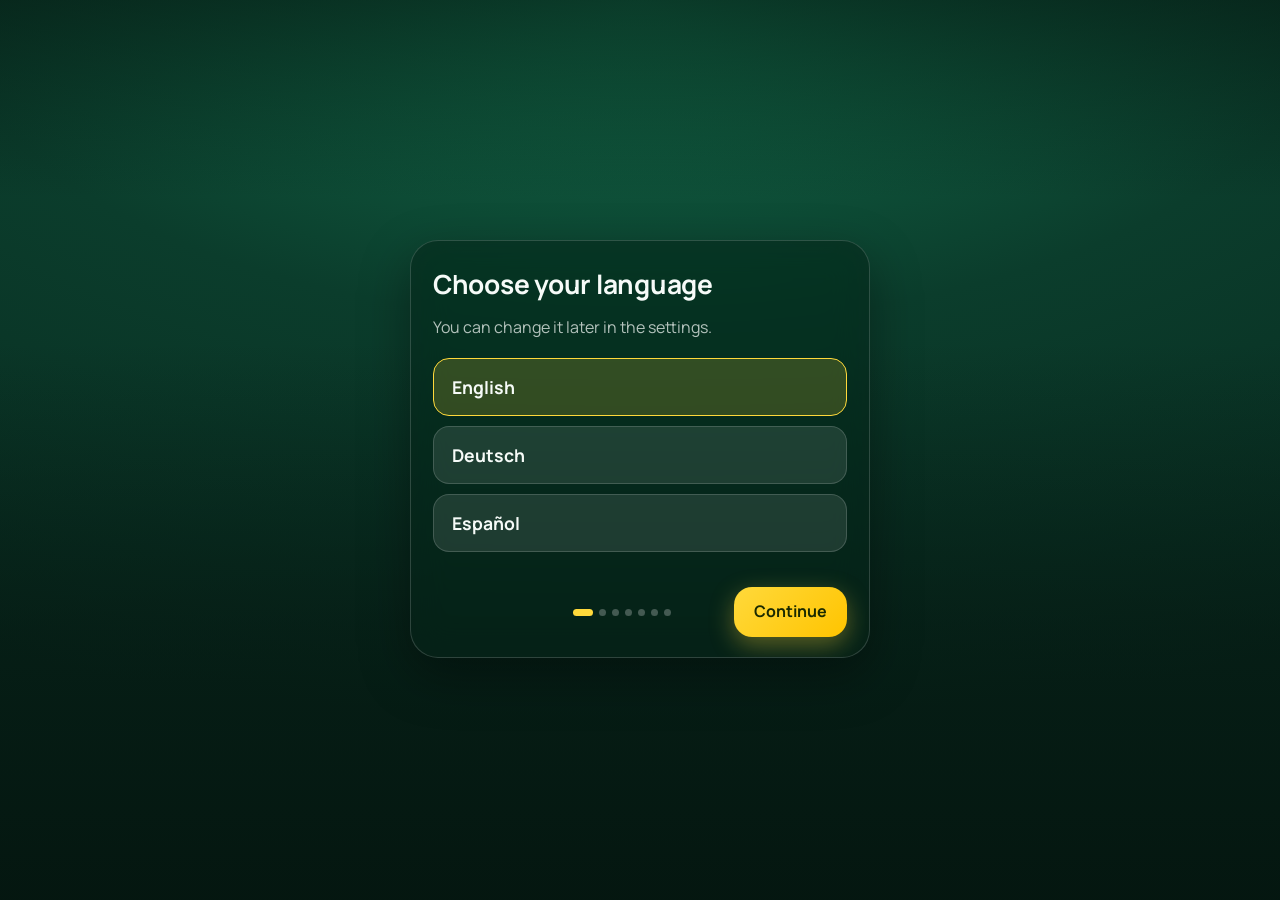
<file: index.html>
<!doctype html>
<html lang="en">
<head>
  <meta charset="utf-8">
  <meta name="viewport" content="width=device-width, initial-scale=1, viewport-fit=cover">
  <meta name="theme-color" content="#0b3d2c">
  <title>Lemon Soda</title>
  <link rel="manifest" href="manifest.webmanifest">
  <link rel="icon" type="image/png" sizes="32x32" href="assets/icons/favicon-32.png">
  <link rel="icon" type="image/png" sizes="48x48" href="assets/icons/favicon-48.png">
  <link rel="apple-touch-icon" href="assets/icons/apple-touch-icon.png">
  <meta name="mobile-web-app-capable" content="yes">
  <meta name="apple-mobile-web-app-capable" content="yes">
  <meta name="apple-mobile-web-app-title" content="Lemon Soda">
  <meta name="apple-mobile-web-app-status-bar-style" content="black-translucent">
  <link rel="stylesheet" href="css/styles.css">
</head>
<body>
  <div id="bg" aria-hidden="true"></div>
  <div id="shade" aria-hidden="true"></div>

  <main id="app">
    <!-- Onboarding: shown only on the very first visit -->
    <section id="view-onboarding" class="view" hidden>
      <div class="ob-card glass">
        <div class="steps">
          <div class="step" data-step="0">
            <h1 data-i18n="langTitle"></h1>
            <p class="muted" data-i18n="langHint"></p>
            <div class="lang-list" id="lang-list"></div>
          </div>

          <div class="step" data-step="1">
            <div class="logo-dot" aria-hidden="true"></div>
            <h1 data-i18n="welcomeTitle"></h1>
            <p data-i18n="welcomeText"></p>
          </div>

          <div class="step" data-step="2">
            <h1 data-i18n="honestyTitle"></h1>
            <p class="note" data-i18n="honestyTool"></p>
            <p class="note" data-i18n="honestyPrivacy"></p>
            <p class="note" data-i18n="honestyHealth"></p>
          </div>

          <div class="step" data-step="3">
            <h1 data-i18n="nameTitle"></h1>
            <p class="muted" data-i18n="nameHint"></p>
            <input id="ob-name" class="field" type="text" maxlength="40" autocomplete="off" data-i18n-placeholder="namePlaceholder">
          </div>

          <div class="step" data-step="4">
            <h1 data-i18n="photoTitle"></h1>
            <p data-i18n="photoText"></p>
            <input id="ob-photo" type="file" accept="image/*" hidden>
            <button id="ob-photo-btn" class="btn btn-ghost" type="button"></button>
            <p id="ob-photo-error" class="error" role="alert" hidden data-i18n="photoError"></p>
          </div>

          <div class="step" data-step="5">
            <h1 data-i18n="mottoTitle"></h1>
            <p data-i18n="mottoText"></p>
            <textarea id="ob-motto" class="field" rows="2" maxlength="120" data-i18n-placeholder="mottoPlaceholder"></textarea>
          </div>

          <div class="step" id="step-install">
            <h1 data-i18n="installTitle"></h1>
            <p data-i18n="installText"></p>
            <details class="howto-toggle">
              <summary data-i18n="installHow"></summary>
              <div id="guide-onboarding"></div>
            </details>
          </div>

        </div>

        <div class="ob-nav">
          <button id="ob-back" class="btn btn-quiet" type="button" data-i18n="back"></button>
          <div class="dots" id="ob-dots" aria-hidden="true"></div>
          <button id="ob-next" class="btn btn-primary" type="button" data-i18n="next"></button>
        </div>
      </div>
    </section>

    <!-- Home: photo, motto, three buttons -->
    <section id="view-home" class="view" hidden>
      <div class="home-top">
        <button id="menu-btn" class="menu-btn glass" type="button" aria-haspopup="true" aria-expanded="false" data-i18n-aria="menuAria">
          <span aria-hidden="true"></span><span aria-hidden="true"></span><span aria-hidden="true"></span>
        </button>
        <div id="menu" class="menu glass" role="menu" hidden>
          <button id="menu-hof" class="menu-item" type="button" role="menuitem" data-i18n="menuHof"></button>
          <button id="menu-install" class="menu-item" type="button" role="menuitem" data-i18n="menuInstall"></button>
          <button id="menu-privacy" class="menu-item" type="button" role="menuitem" data-i18n="menuPrivacy"></button>
          <button id="menu-legal" class="menu-item" type="button" role="menuitem" data-i18n="menuLegal"></button>
          <button id="menu-settings" class="menu-item" type="button" role="menuitem" data-i18n="menuSettings"></button>
        </div>
      </div>
      <div class="home-bottom">
        <p id="motto" class="motto"></p>
        <button id="btn-counter" class="btn counter" type="button" data-i18n-aria="counterLabel">
          <span id="counter-value">0</span>
          <small id="counter-sub" class="counter-sub" data-i18n="counterToday" hidden></small>
        </button>
        <div class="row">
          <button id="btn-slip" class="btn btn-glass" type="button" data-i18n="slipButton"></button>
          <button id="btn-conviction" class="btn btn-glass" type="button" data-i18n="convictionButton"></button>
        </div>
      </div>
    </section>

    <!-- Privacy policy and legal notice -->
    <section id="view-legal" class="view" hidden>
      <div class="settings-wrap glass">
        <h1 id="legal-title"></h1>
        <div id="legal-body" class="legal-body"></div>
        <button id="legal-close" class="btn btn-primary" type="button" data-i18n="done"></button>
      </div>
    </section>

    <!-- Hall of Fame: all badges, earned ones lit up -->
    <section id="view-hof" class="view" hidden>
      <div class="settings-wrap glass">
        <h1 data-i18n="hofTitle"></h1>
        <div id="hof-grid" class="hof-grid"></div>
        <button id="hof-close" class="btn btn-primary" type="button" data-i18n="done"></button>
      </div>
    </section>

    <!-- Badge effect: shown when a milestone is reached -->
    <section id="view-badge" class="view" hidden>
      <canvas id="confetti" class="confetti" aria-hidden="true"></canvas>
      <div class="badge-inner">
        <div class="badge-rays" aria-hidden="true"></div>
        <div id="badge-medal" class="badge-medal"></div>
        <p class="badge-kicker" data-i18n="badgeTitle"></p>
        <h1 id="badge-name"></h1>
        <p id="badge-days" class="muted"></p>
        <button id="badge-ok" class="btn btn-primary" type="button" data-i18n="next"></button>
      </div>
    </section>

    <!-- Settings: language, name, words, photo. Changes apply immediately. -->
    <section id="view-settings" class="view" hidden>
      <div class="settings-wrap glass">
        <h1 data-i18n="settingsTitle"></h1>
        <div class="set-group">
          <p class="set-label" data-i18n="settingsLang"></p>
          <div class="lang-list" id="set-lang-list"></div>
        </div>
        <div class="set-group">
          <label class="set-label" for="set-name" data-i18n="settingsName"></label>
          <input id="set-name" class="field" type="text" maxlength="40" autocomplete="off" data-i18n-placeholder="namePlaceholder">
        </div>
        <div class="set-group">
          <label class="set-label" for="set-motto" data-i18n="settingsMotto"></label>
          <textarea id="set-motto" class="field" rows="2" maxlength="120" data-i18n-placeholder="mottoPlaceholder"></textarea>
        </div>
        <div class="set-group">
          <p class="set-label" data-i18n="settingsPhoto"></p>
          <input id="set-photo" type="file" accept="image/*" hidden>
          <button id="set-photo-btn" class="btn btn-ghost" type="button" data-i18n="photoChange"></button>
          <p id="set-photo-error" class="error" role="alert" hidden data-i18n="photoError"></p>
        </div>
        <button id="set-close" class="btn btn-primary" type="button" data-i18n="done"></button>
      </div>
    </section>

    <!-- Convictions: two kinds of reasons, shown one at a time -->
    <section id="view-conviction" class="view" hidden>
      <div class="conv-wrap">
        <div id="conv-choose" class="conv-panel">
          <h1 data-i18n="convTitle"></h1>
          <button id="conv-neg" class="conv-choice glass" type="button">
            <strong data-i18n="convNeg"></strong>
            <span class="muted" data-i18n="convNegSub"></span>
          </button>
          <button id="conv-pos" class="conv-choice glass" type="button">
            <strong data-i18n="convPos"></strong>
            <span class="muted" data-i18n="convPosSub"></span>
          </button>
        </div>
        <div id="conv-reason" class="conv-panel" hidden>
          <p id="conv-kind" class="conv-kind"></p>
          <p id="conv-text" class="conv-text glass" aria-live="polite"></p>
        </div>
        <div class="conv-nav">
          <button id="conv-back" class="btn btn-quiet" type="button" data-i18n="back"></button>
          <button id="conv-next" class="btn btn-primary" type="button" data-i18n="reasonNext" hidden></button>
          <button id="conv-close" class="btn btn-glass" type="button" data-i18n="close"></button>
        </div>
      </div>
    </section>

    <!-- Splash: shown on every reopening -->
    <section id="view-splash" class="view" hidden>
      <div class="splash-inner">
        <div id="splash-number" class="splash-number">0</div>
        <p id="splash-hi" class="splash-hi" hidden></p>
        <p id="splash-text" class="splash-text"></p>
      </div>
    </section>
  </main>

  <!-- Friendly question: same day twice, or days missed -->
  <dialog id="dlg" class="dlg glass">
    <form id="dlg-form" method="dialog">
      <h2 id="dlg-title"></h2>
      <p id="dlg-text" class="muted"></p>
      <label class="muted" for="dlg-days" data-i18n="dlgField"></label>
      <input id="dlg-days" class="field" type="text" inputmode="numeric" autocomplete="off">
      <p id="dlg-error" class="error" role="alert" hidden data-i18n="dlgInvalid"></p>
      <div class="dlg-actions">
        <button id="dlg-keep" class="btn btn-quiet" type="button" data-i18n="dlgKeep"></button>
        <button id="dlg-save" class="btn btn-primary" type="submit" data-i18n="dlgSave"></button>
      </div>
    </form>
  </dialog>

  <!-- How to add the app to the home screen (also reachable any time from the menu) -->
  <dialog id="install-dlg" class="dlg glass">
    <h2 data-i18n="installTitle"></h2>
    <p data-i18n="installText"></p>
    <div id="guide-dialog"></div>
    <div class="dlg-actions">
      <span></span>
      <button id="install-dlg-close" class="btn btn-primary" type="button" data-i18n="done"></button>
    </div>
  </dialog>

  <!-- Encouragement after "I slipped" -->
  <dialog id="slip-dlg" class="dlg glass">
    <h2 id="slip-title" data-i18n="slipTitle"></h2>
    <p id="slip-text"></p>
    <div class="dlg-actions">
      <span></span>
      <button id="slip-ok" class="btn btn-primary" type="button" data-i18n="slipOk"></button>
    </div>
  </dialog>

  <!-- Shared medal gradients -->
  <svg width="0" height="0" style="position:absolute" aria-hidden="true">
    <defs>
      <linearGradient id="g-ring" x1="0" y1="0" x2="1" y2="1"><stop offset="0" stop-color="#fff2a8"/><stop offset="0.5" stop-color="#ffd93b"/><stop offset="1" stop-color="#d99a00"/></linearGradient>
      <radialGradient id="g-face" cx="0.35" cy="0.3" r="0.9"><stop offset="0" stop-color="#1c8f64"/><stop offset="1" stop-color="#0b3d2c"/></radialGradient>
      <linearGradient id="g-ring-locked" x1="0" y1="0" x2="1" y2="1"><stop offset="0" stop-color="#7e8a84"/><stop offset="1" stop-color="#4b5752"/></linearGradient>
    </defs>
  </svg>

  <script type="module" src="js/app.js"></script>
</body>
</html>
</file>
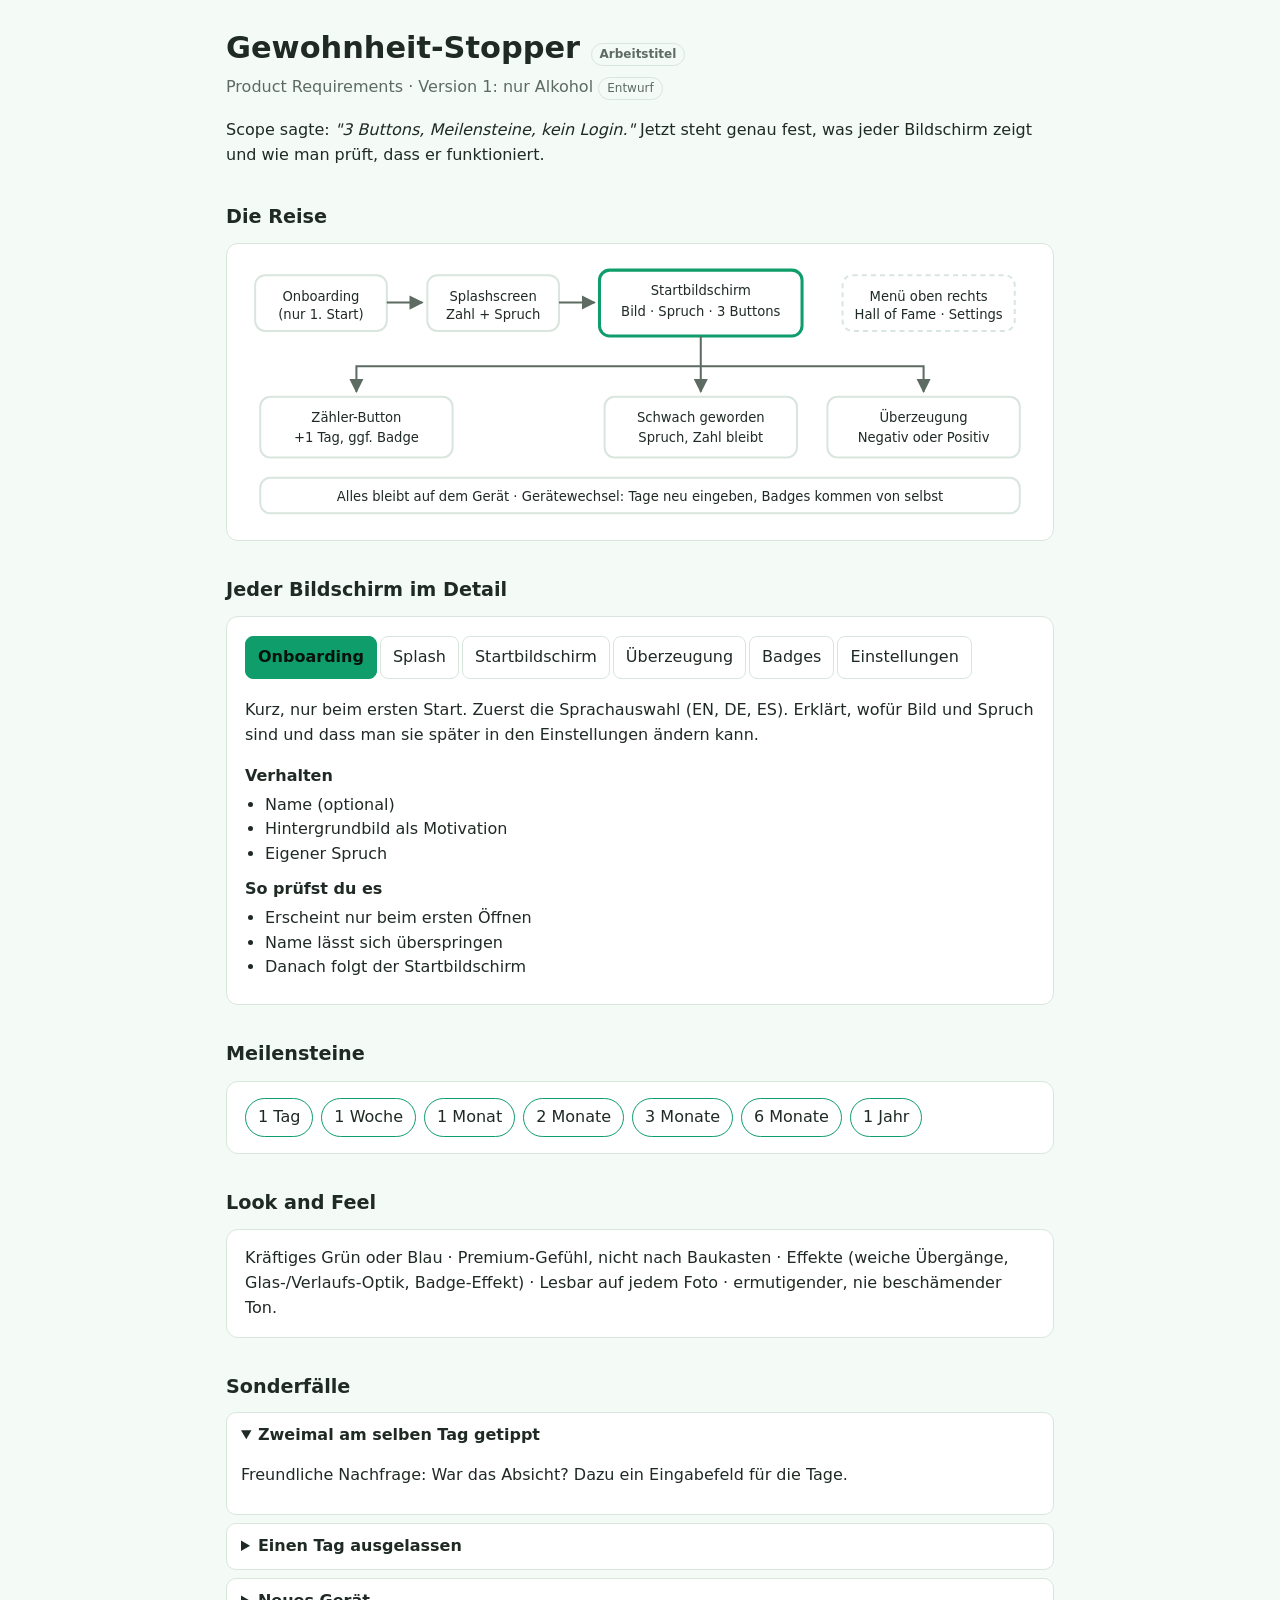
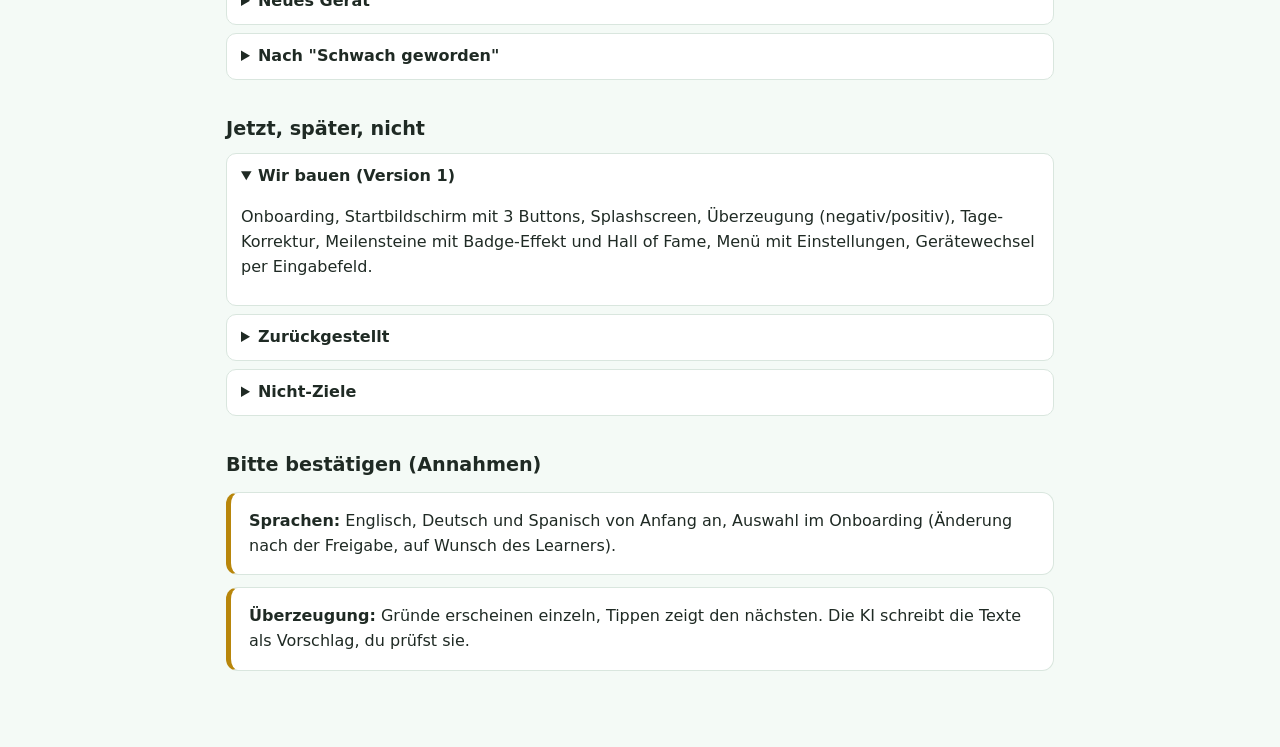
<file: devpost/prd.html>
<!doctype html>
<html lang="de">
<head>
<meta charset="utf-8">
<meta name="viewport" content="width=device-width, initial-scale=1">
<title>PRD – Gewohnheit-Stopper</title>
<style>
  :root{--bg:#f4faf6;--fg:#1f2a24;--card:#fff;--line:#d9e6de;--accent:#0f9d6b;--muted:#5d6b63;--warn:#b8860b}
  @media (prefers-color-scheme:dark){:root{--bg:#0f1713;--fg:#e8f1ec;--card:#18221d;--line:#2a3a32;--accent:#3ddc97;--muted:#9bb0a5;--warn:#e0b84a}}
  *{box-sizing:border-box}
  body{margin:0;background:var(--bg);color:var(--fg);font:16px/1.55 system-ui,-apple-system,Segoe UI,sans-serif}
  main{max-width:860px;margin:0 auto;padding:24px 16px 64px}
  h1{margin:0 0 4px;font-size:1.9rem} h2{margin:34px 0 10px;font-size:1.2rem}
  .sub{color:var(--muted);margin:0 0 18px}
  .card{background:var(--card);border:1px solid var(--line);border-radius:12px;padding:16px 18px;margin:12px 0}
  .tag{display:inline-block;font-size:.75rem;padding:1px 8px;border-radius:99px;border:1px solid var(--line);color:var(--muted)}
  svg{width:100%;height:auto;display:block}
  svg text{fill:var(--fg);font:13px system-ui,sans-serif}
  svg .box{fill:var(--card);stroke:var(--line);stroke-width:2}
  svg .hl{fill:var(--card);stroke:var(--accent);stroke-width:3}
  svg .arrow{stroke:var(--muted);stroke-width:2;fill:none}
  .tabs button{font:inherit;padding:8px 12px;margin:3px 3px 3px 0;border-radius:8px;border:1px solid var(--line);background:var(--card);color:var(--fg);cursor:pointer}
  .tabs button[aria-pressed="true"]{background:var(--accent);border-color:var(--accent);color:#06130d;font-weight:600}
  .panel h3{margin:10px 0 4px;font-size:1rem}
  .panel ul{margin:4px 0 8px;padding-left:20px}
  details{background:var(--card);border:1px solid var(--line);border-radius:10px;margin:8px 0;padding:10px 14px}
  summary{cursor:pointer;font-weight:600}
  .assume{border-left:5px solid var(--warn)}
  .ms{display:flex;flex-wrap:wrap;gap:8px}
  .ms span{padding:6px 12px;border-radius:99px;border:1px solid var(--accent);background:var(--card)}
</style>
</head>
<body>
<main>
  <h1>Gewohnheit-Stopper <span class="tag">Arbeitstitel</span></h1>
  <p class="sub">Product Requirements · Version 1: nur Alkohol <span class="tag">Entwurf</span></p>

  <p>Scope sagte: <em>"3 Buttons, Meilensteine, kein Login."</em> Jetzt steht genau fest, was jeder Bildschirm zeigt und wie man prüft, dass er funktioniert.</p>

  <h2>Die Reise</h2>
  <div class="card">
    <svg viewBox="0 0 780 260" role="img" aria-label="Diagramm der Nutzerreise: Onboarding, Splash, Startbildschirm, drei Aktionen">
      <defs><marker id="a" viewBox="0 0 10 10" refX="9" refY="5" markerWidth="7" markerHeight="7" orient="auto"><path d="M0 0L10 5L0 10z" style="fill:var(--muted)"/></marker></defs>
      <rect class="box" x="10" y="15" width="130" height="55" rx="10"/><text x="75" y="40" text-anchor="middle">Onboarding</text><text x="75" y="58" text-anchor="middle">(nur 1. Start)</text>
      <path class="arrow" d="M140 42 H175" marker-end="url(#a)"/>
      <rect class="box" x="180" y="15" width="130" height="55" rx="10"/><text x="245" y="40" text-anchor="middle">Splashscreen</text><text x="245" y="58" text-anchor="middle">Zahl + Spruch</text>
      <path class="arrow" d="M310 42 H345" marker-end="url(#a)"/>
      <rect class="hl" x="350" y="10" width="200" height="65" rx="10"/><text x="450" y="35" text-anchor="middle" font-weight="700">Startbildschirm</text><text x="450" y="55" text-anchor="middle">Bild · Spruch · 3 Buttons</text>
      <path class="arrow" d="M450 75 V105 M450 105 H110 V130" marker-end="url(#a)"/>
      <path class="arrow" d="M450 105 V130" marker-end="url(#a)"/>
      <path class="arrow" d="M450 105 H670 V130" marker-end="url(#a)"/>
      <rect class="box" x="15" y="135" width="190" height="60" rx="10"/><text x="110" y="160" text-anchor="middle" font-weight="700">Zähler-Button</text><text x="110" y="180" text-anchor="middle">+1 Tag, ggf. Badge</text>
      <rect class="box" x="355" y="135" width="190" height="60" rx="10"/><text x="450" y="160" text-anchor="middle" font-weight="700">Schwach geworden</text><text x="450" y="180" text-anchor="middle">Spruch, Zahl bleibt</text>
      <rect class="box" x="575" y="135" width="190" height="60" rx="10"/><text x="670" y="160" text-anchor="middle" font-weight="700">Überzeugung</text><text x="670" y="180" text-anchor="middle">Negativ oder Positiv</text>
      <rect class="box" x="590" y="15" width="170" height="55" rx="10" style="stroke-dasharray:5 4"/><text x="675" y="40" text-anchor="middle">Menü oben rechts</text><text x="675" y="58" text-anchor="middle">Hall of Fame · Settings</text>
      <rect class="box" x="15" y="215" width="750" height="35" rx="10"/><text x="390" y="238" text-anchor="middle">Alles bleibt auf dem Gerät · Gerätewechsel: Tage neu eingeben, Badges kommen von selbst</text>
    </svg>
  </div>

  <h2>Jeder Bildschirm im Detail</h2>
  <div class="card tabs">
    <div role="group" aria-label="Bildschirme" id="tabs"></div>
    <div class="panel" id="panel"></div>
  </div>

  <h2>Meilensteine</h2>
  <div class="card ms"><span>1 Tag</span><span>1 Woche</span><span>1 Monat</span><span>2 Monate</span><span>3 Monate</span><span>6 Monate</span><span>1 Jahr</span></div>

  <h2>Look and Feel</h2>
  <div class="card">Kräftiges Grün oder Blau · Premium-Gefühl, nicht nach Baukasten · Effekte (weiche Übergänge, Glas-/Verlaufs-Optik, Badge-Effekt) · Lesbar auf jedem Foto · ermutigender, nie beschämender Ton.</div>

  <h2>Sonderfälle</h2>
  <details open><summary>Zweimal am selben Tag getippt</summary><p>Freundliche Nachfrage: War das Absicht? Dazu ein Eingabefeld für die Tage.</p></details>
  <details><summary>Einen Tag ausgelassen</summary><p>Dieselbe Nachfrage mit Eingabefeld beim nächsten Öffnen.</p></details>
  <details><summary>Neues Gerät</summary><p>Tage-Zahl eingeben, die passenden Badges erscheinen automatisch. Kein Export, keine Anmeldung.</p></details>
  <details><summary>Nach "Schwach geworden"</summary><p>Zahl bleibt stehen. Ermutigung statt Strafe.</p></details>

  <h2>Jetzt, später, nicht</h2>
  <details open><summary>Wir bauen (Version 1)</summary><p>Onboarding, Startbildschirm mit 3 Buttons, Splashscreen, Überzeugung (negativ/positiv), Tage-Korrektur, Meilensteine mit Badge-Effekt und Hall of Fame, Menü mit Einstellungen, Gerätewechsel per Eingabefeld.</p></details>
  <details><summary>Zurückgestellt</summary><p>Spielen und Drogen · Stimmungsabfrage mit Smileys</p></details>
  <details><summary>Nicht-Ziele</summary><p>Anmeldung und Konten · Daten an einen Server schicken</p></details>

  <h2>Bitte bestätigen (Annahmen)</h2>
  <div class="card assume"><strong>Sprachen:</strong> Englisch, Deutsch und Spanisch von Anfang an, Auswahl im Onboarding (Änderung nach der Freigabe, auf Wunsch des Learners).</div>
  <div class="card assume"><strong>Überzeugung:</strong> Gründe erscheinen einzeln, Tippen zeigt den nächsten. Die KI schreibt die Texte als Vorschlag, du prüfst sie.</div>
</main>
<script>
  var data=[
   ["Onboarding","Kurz, nur beim ersten Start. Zuerst die Sprachauswahl (EN, DE, ES). Erklärt, wofür Bild und Spruch sind und dass man sie später in den Einstellungen ändern kann.",["Name (optional)","Hintergrundbild als Motivation","Eigener Spruch"],["Erscheint nur beim ersten Öffnen","Name lässt sich überspringen","Danach folgt der Startbildschirm"]],
   ["Splash","Bei jedem erneuten Öffnen, kurz.",["Heute schon eingetragen: 'Schon 5 Tage – weiter so'","Neuer Tag: 'Tag 6 – du schaffst das heute'"],["Erscheint bei jedem erneuten Öffnen","Führt danach zum Startbildschirm"]],
   ["Startbildschirm","Das Bild füllt den Bildschirm, der Spruch steht dicht über den Buttons, unten 3 Buttons, oben rechts das Menü.",["Button 1: Zähler, zeigt nur die Zahl","Button 2: Ich bin schwach geworden","Button 3: Ich brauche eine Überzeugung"],["Genau 3 Buttons","Tipp auf Button 1 erhöht die Zahl um 1","Nach Button 2 bleibt die Zahl gleich"]],
   ["Überzeugung","Zwei Auswahlmöglichkeiten mit vielen konkreten Gründen, immer motivierend.",["Negative Einflüsse: z. B. Leberschäden, Familie vernachlässigen, Vorbildfunktion","Positive Gründe: z. B. 'Du hast schon Schwierigeres geschafft', 'Morgen mehr Energie'"],["Beide Arten sind wählbar","Mehrere verschiedene Gründe pro Art","Auch negative Gründe sind nicht beschämend"]],
   ["Badges","Effekt beim Erreichen, Übersicht in der Hall of Fame.",["Effekt mit dem neuen Badge","Hall of Fame: erreichte und offene Badges","Badges folgen aus der Tage-Zahl"],["Effekt beim Meilenstein","Nach Eingabe von 10 Tagen sind 1 Tag und 1 Woche vorhanden"]],
   ["Einstellungen","Über das Menü oben rechts.",["Name, Bild und Spruch ändern"],["Änderungen sind sofort auf dem Startbildschirm sichtbar"]]
  ];
  var tabs=document.getElementById('tabs'),panel=document.getElementById('panel');
  function li(a){return a.map(function(x){return '<li>'+x+'</li>'}).join('')}
  function show(i){
    Array.prototype.forEach.call(tabs.children,function(b,j){b.setAttribute('aria-pressed',i===j)});
    var d=data[i];
    panel.innerHTML='<p>'+d[1]+'</p><h3>Verhalten</h3><ul>'+li(d[2])+'</ul><h3>So prüfst du es</h3><ul>'+li(d[3])+'</ul>';
  }
  data.forEach(function(d,i){var b=document.createElement('button');b.textContent=d[0];b.onclick=function(){show(i)};tabs.appendChild(b)});
  show(0);
</script>
</body>
</html>
</file>
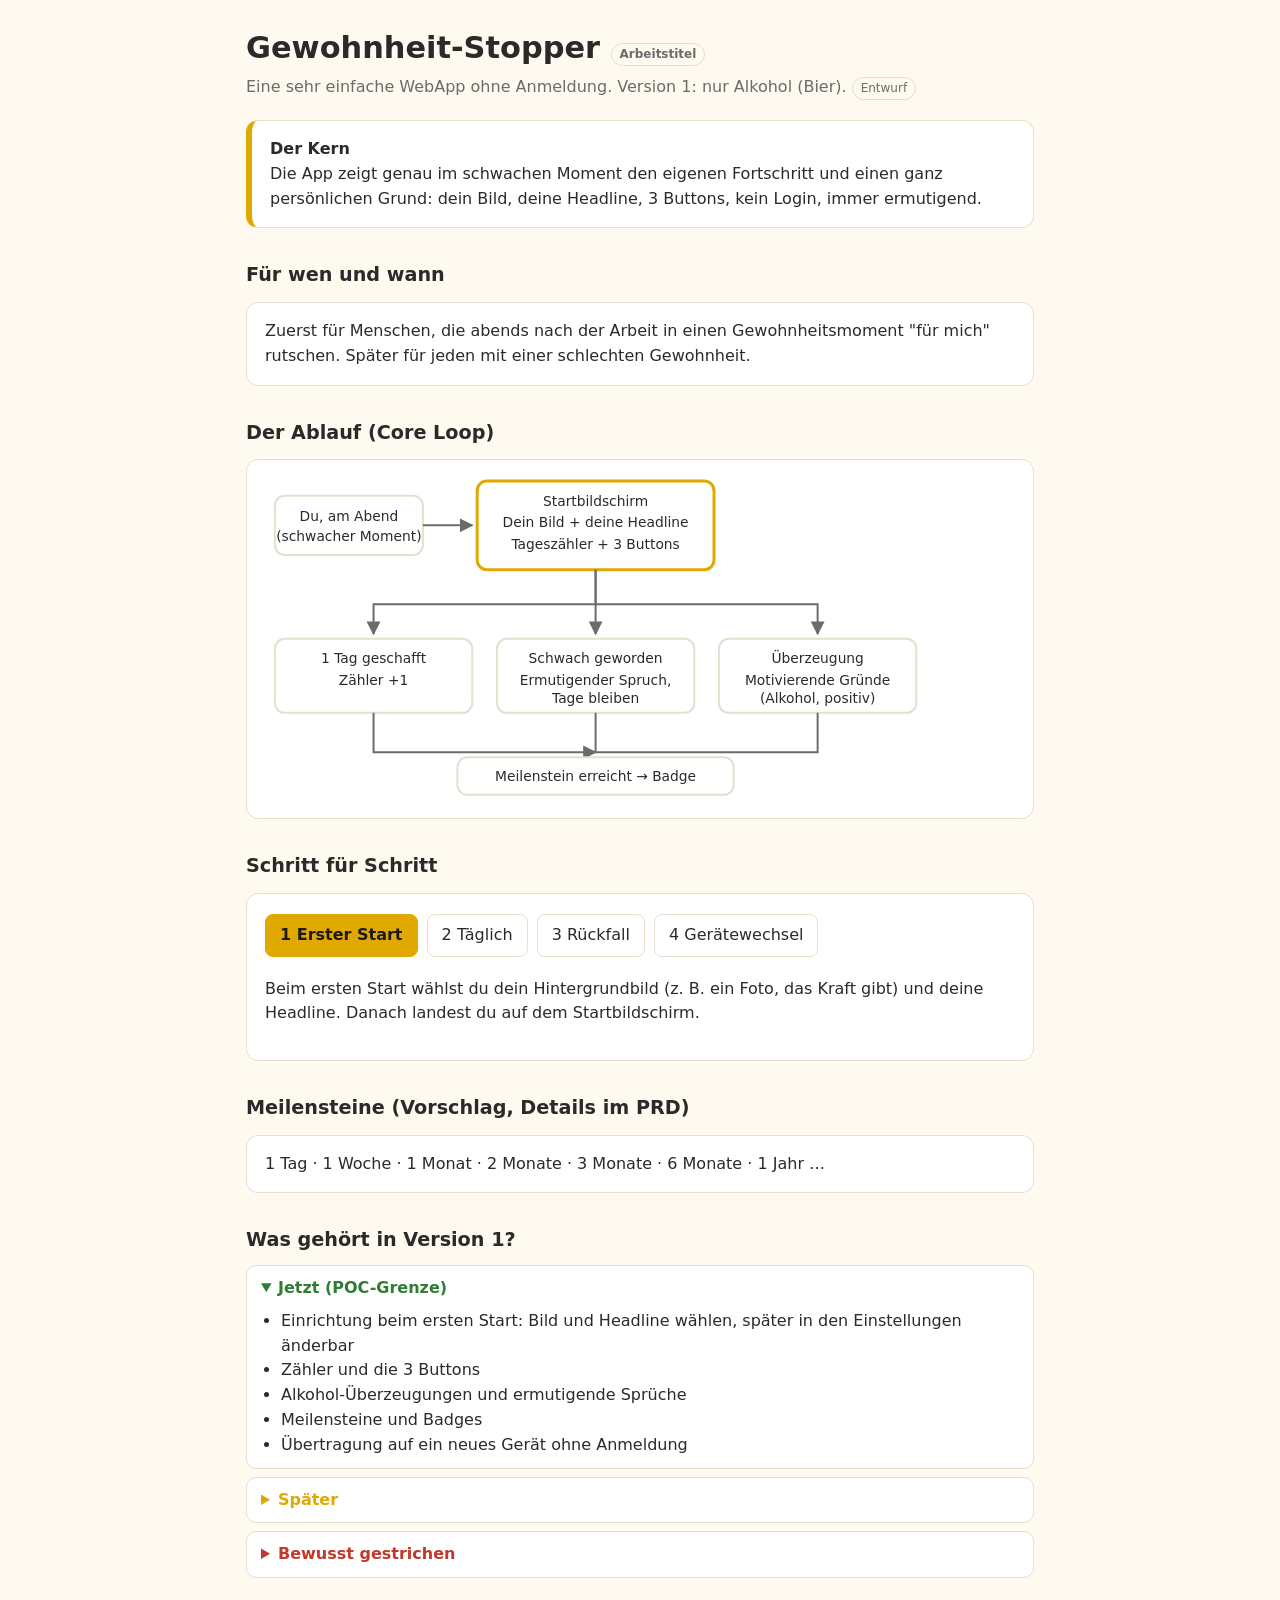
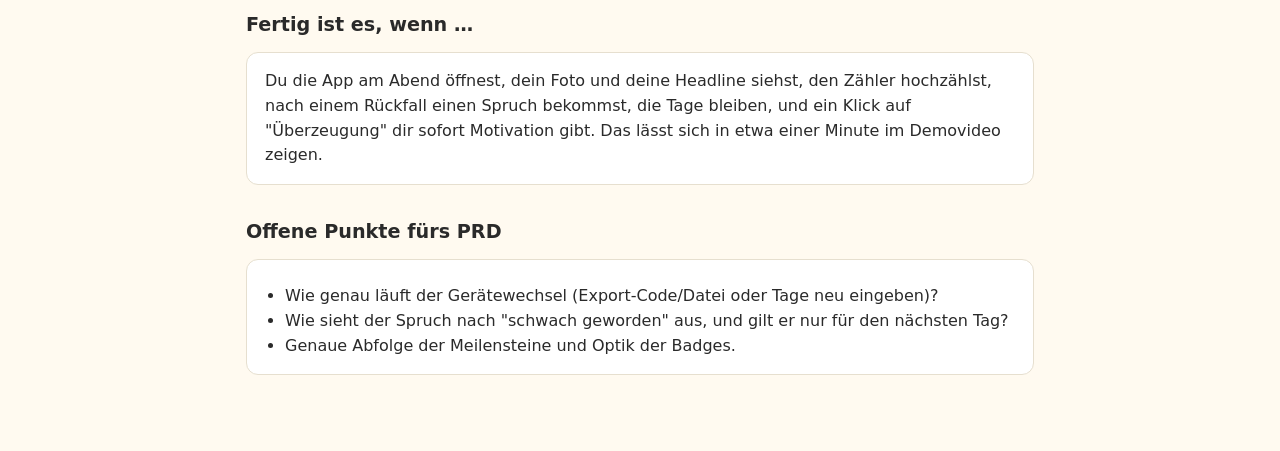
<file: devpost/scope.html>
<!doctype html>
<html lang="de">
<head>
<meta charset="utf-8">
<meta name="viewport" content="width=device-width, initial-scale=1">
<title>Scope – Gewohnheit-Stopper</title>
<style>
  :root{--bg:#fffaf0;--fg:#2a2a2a;--card:#fff;--line:#e6dfcf;--accent:#e0a800;--green:#2e7d32;--red:#c0392b;--muted:#6b6b6b}
  @media (prefers-color-scheme:dark){:root{--bg:#1b1a17;--fg:#f1ece0;--card:#262420;--line:#3a362f;--accent:#f2c230;--green:#6fcf7a;--red:#ef8a7d;--muted:#aaa59a}}
  *{box-sizing:border-box}
  body{margin:0;background:var(--bg);color:var(--fg);font:16px/1.55 system-ui,-apple-system,Segoe UI,sans-serif}
  main{max-width:820px;margin:0 auto;padding:24px 16px 64px}
  h1{margin:0 0 4px;font-size:1.9rem}
  h2{margin:32px 0 10px;font-size:1.2rem}
  .sub{color:var(--muted);margin:0 0 20px}
  .card{background:var(--card);border:1px solid var(--line);border-radius:12px;padding:16px 18px;margin:12px 0}
  .kernel{border-left:6px solid var(--accent)}
  svg{width:100%;height:auto;display:block}
  svg text{fill:var(--fg);font:14px system-ui,sans-serif}
  svg .box{fill:var(--card);stroke:var(--line);stroke-width:2}
  svg .hl{fill:var(--card);stroke:var(--accent);stroke-width:3}
  svg .arrow{stroke:var(--muted);stroke-width:2;fill:none}
  details{background:var(--card);border:1px solid var(--line);border-radius:10px;margin:8px 0;padding:10px 14px}
  summary{cursor:pointer;font-weight:600}
  .now summary{color:var(--green)} .later summary{color:var(--accent)} .cut summary{color:var(--red)}
  ul{margin:8px 0 0;padding-left:20px}
  .tag{display:inline-block;font-size:.75rem;padding:1px 8px;border-radius:99px;border:1px solid var(--line);color:var(--muted)}
  .steps button{font:inherit;padding:8px 14px;margin:4px 4px 4px 0;border-radius:8px;border:1px solid var(--line);background:var(--card);color:var(--fg);cursor:pointer}
  .steps button[aria-pressed="true"]{border-color:var(--accent);background:var(--accent);color:#1b1a17;font-weight:600}
  #stepText{min-height:3.2em}
</style>
</head>
<body>
<main>
  <h1>Gewohnheit-Stopper <span class="tag">Arbeitstitel</span></h1>
  <p class="sub">Eine sehr einfache WebApp ohne Anmeldung. Version 1: nur Alkohol (Bier). <span class="tag">Entwurf</span></p>

  <div class="card kernel">
    <strong>Der Kern</strong><br>
    Die App zeigt genau im schwachen Moment den eigenen Fortschritt und einen ganz persönlichen Grund: dein Bild, deine Headline, 3 Buttons, kein Login, immer ermutigend.
  </div>

  <h2>Für wen und wann</h2>
  <div class="card">
    Zuerst für Menschen, die abends nach der Arbeit in einen Gewohnheitsmoment "für mich" rutschen. Später für jeden mit einer schlechten Gewohnheit.
  </div>

  <h2>Der Ablauf (Core Loop)</h2>
  <div class="card">
    <svg viewBox="0 0 760 330" role="img" aria-label="Diagramm: Nutzer öffnet die App und wählt einen von drei Buttons">
      <defs><marker id="a" viewBox="0 0 10 10" refX="9" refY="5" markerWidth="7" markerHeight="7" orient="auto"><path d="M0 0L10 5L0 10z" fill="currentColor" style="color:var(--muted)"/></marker></defs>
      <rect class="box" x="10" y="20" width="150" height="60" rx="10"/><text x="85" y="46" text-anchor="middle">Du, am Abend</text><text x="85" y="66" text-anchor="middle">(schwacher Moment)</text>
      <path class="arrow" d="M160 50 H210" marker-end="url(#a)"/>
      <rect class="hl" x="215" y="5" width="240" height="90" rx="10"/>
      <text x="335" y="30" text-anchor="middle" font-weight="700">Startbildschirm</text>
      <text x="335" y="52" text-anchor="middle">Dein Bild + deine Headline</text>
      <text x="335" y="74" text-anchor="middle">Tageszähler + 3 Buttons</text>
      <path class="arrow" d="M335 95 V130 M335 130 H110 V160" marker-end="url(#a)"/>
      <path class="arrow" d="M335 95 V160" marker-end="url(#a)"/>
      <path class="arrow" d="M335 130 H560 V160" marker-end="url(#a)"/>
      <rect class="box" x="10" y="165" width="200" height="75" rx="10"/><text x="110" y="190" text-anchor="middle" font-weight="700">1 Tag geschafft</text><text x="110" y="212" text-anchor="middle">Zähler +1</text>
      <rect class="box" x="235" y="165" width="200" height="75" rx="10"/><text x="335" y="190" text-anchor="middle" font-weight="700">Schwach geworden</text><text x="335" y="212" text-anchor="middle">Ermutigender Spruch,</text><text x="335" y="230" text-anchor="middle">Tage bleiben</text>
      <rect class="box" x="460" y="165" width="200" height="75" rx="10"/><text x="560" y="190" text-anchor="middle" font-weight="700">Überzeugung</text><text x="560" y="212" text-anchor="middle">Motivierende Gründe</text><text x="560" y="230" text-anchor="middle">(Alkohol, positiv)</text>
      <path class="arrow" d="M110 240 V280 H335" marker-end="url(#a)"/>
      <path class="arrow" d="M335 240 V280" />
      <path class="arrow" d="M560 240 V280 H335" />
      <rect class="box" x="195" y="285" width="280" height="38" rx="10"/><text x="335" y="309" text-anchor="middle">Meilenstein erreicht → Badge</text>
    </svg>
  </div>

  <h2>Schritt für Schritt</h2>
  <div class="card steps">
    <div role="group" aria-label="Schritte">
      <button aria-pressed="true" data-i="0">1 Erster Start</button>
      <button aria-pressed="false" data-i="1">2 Täglich</button>
      <button aria-pressed="false" data-i="2">3 Rückfall</button>
      <button aria-pressed="false" data-i="3">4 Gerätewechsel</button>
    </div>
    <p id="stepText"></p>
  </div>

  <h2>Meilensteine (Vorschlag, Details im PRD)</h2>
  <div class="card">1 Tag · 1 Woche · 1 Monat · 2 Monate · 3 Monate · 6 Monate · 1 Jahr …</div>

  <h2>Was gehört in Version 1?</h2>
  <details class="now" open><summary>Jetzt (POC-Grenze)</summary>
    <ul>
      <li>Einrichtung beim ersten Start: Bild und Headline wählen, später in den Einstellungen änderbar</li>
      <li>Zähler und die 3 Buttons</li>
      <li>Alkohol-Überzeugungen und ermutigende Sprüche</li>
      <li>Meilensteine und Badges</li>
      <li>Übertragung auf ein neues Gerät ohne Anmeldung</li>
    </ul></details>
  <details class="later"><summary>Später</summary>
    <ul><li>Weitere Gewohnheiten: Spielen, Drogen – mit eigenen Überzeugungs-Inhalten</li></ul></details>
  <details class="cut"><summary>Bewusst gestrichen</summary>
    <ul>
      <li>Anmeldung / Konten – die App soll ohne funktionieren</li>
      <li>Mehrere Gewohnheiten in Version 1 – damit es in 2–4 Stunden machbar bleibt</li>
    </ul></details>

  <h2>Fertig ist es, wenn …</h2>
  <div class="card">Du die App am Abend öffnest, dein Foto und deine Headline siehst, den Zähler hochzählst, nach einem Rückfall einen Spruch bekommst, die Tage bleiben, und ein Klick auf "Überzeugung" dir sofort Motivation gibt. Das lässt sich in etwa einer Minute im Demovideo zeigen.</div>

  <h2>Offene Punkte fürs PRD</h2>
  <div class="card"><ul>
    <li>Wie genau läuft der Gerätewechsel (Export-Code/Datei oder Tage neu eingeben)?</li>
    <li>Wie sieht der Spruch nach "schwach geworden" aus, und gilt er nur für den nächsten Tag?</li>
    <li>Genaue Abfolge der Meilensteine und Optik der Badges.</li>
  </ul></div>
</main>
<script>
  var texts=[
    "Beim ersten Start wählst du dein Hintergrundbild (z. B. ein Foto, das Kraft gibt) und deine Headline. Danach landest du auf dem Startbildschirm.",
    "Am Abend öffnest du die App, siehst Bild, Headline und Zähler. Mit 'Tag geschafft' zählst du einen Tag hoch. Erreichst du einen Meilenstein, gibt es ein Badge.",
    "Bist du schwach geworden, drückst du den zweiten Button. Du bekommst einen ermutigenden Spruch für den nächsten Tag. Deine geschafften Tage im Zähler bleiben.",
    "Neues Handy, keine Anmeldung: Du überträgst deinen Stand oder stellst die Tage neu ein, und die Badges erscheinen von selbst."
  ];
  var btns=document.querySelectorAll('.steps button'),t=document.getElementById('stepText');
  function show(i){t.textContent=texts[i];btns.forEach(function(b,j){b.setAttribute('aria-pressed',i===j)})}
  btns.forEach(function(b){b.addEventListener('click',function(){show(+b.dataset.i)})});
  show(0);
</script>
</body>
</html>
</file>
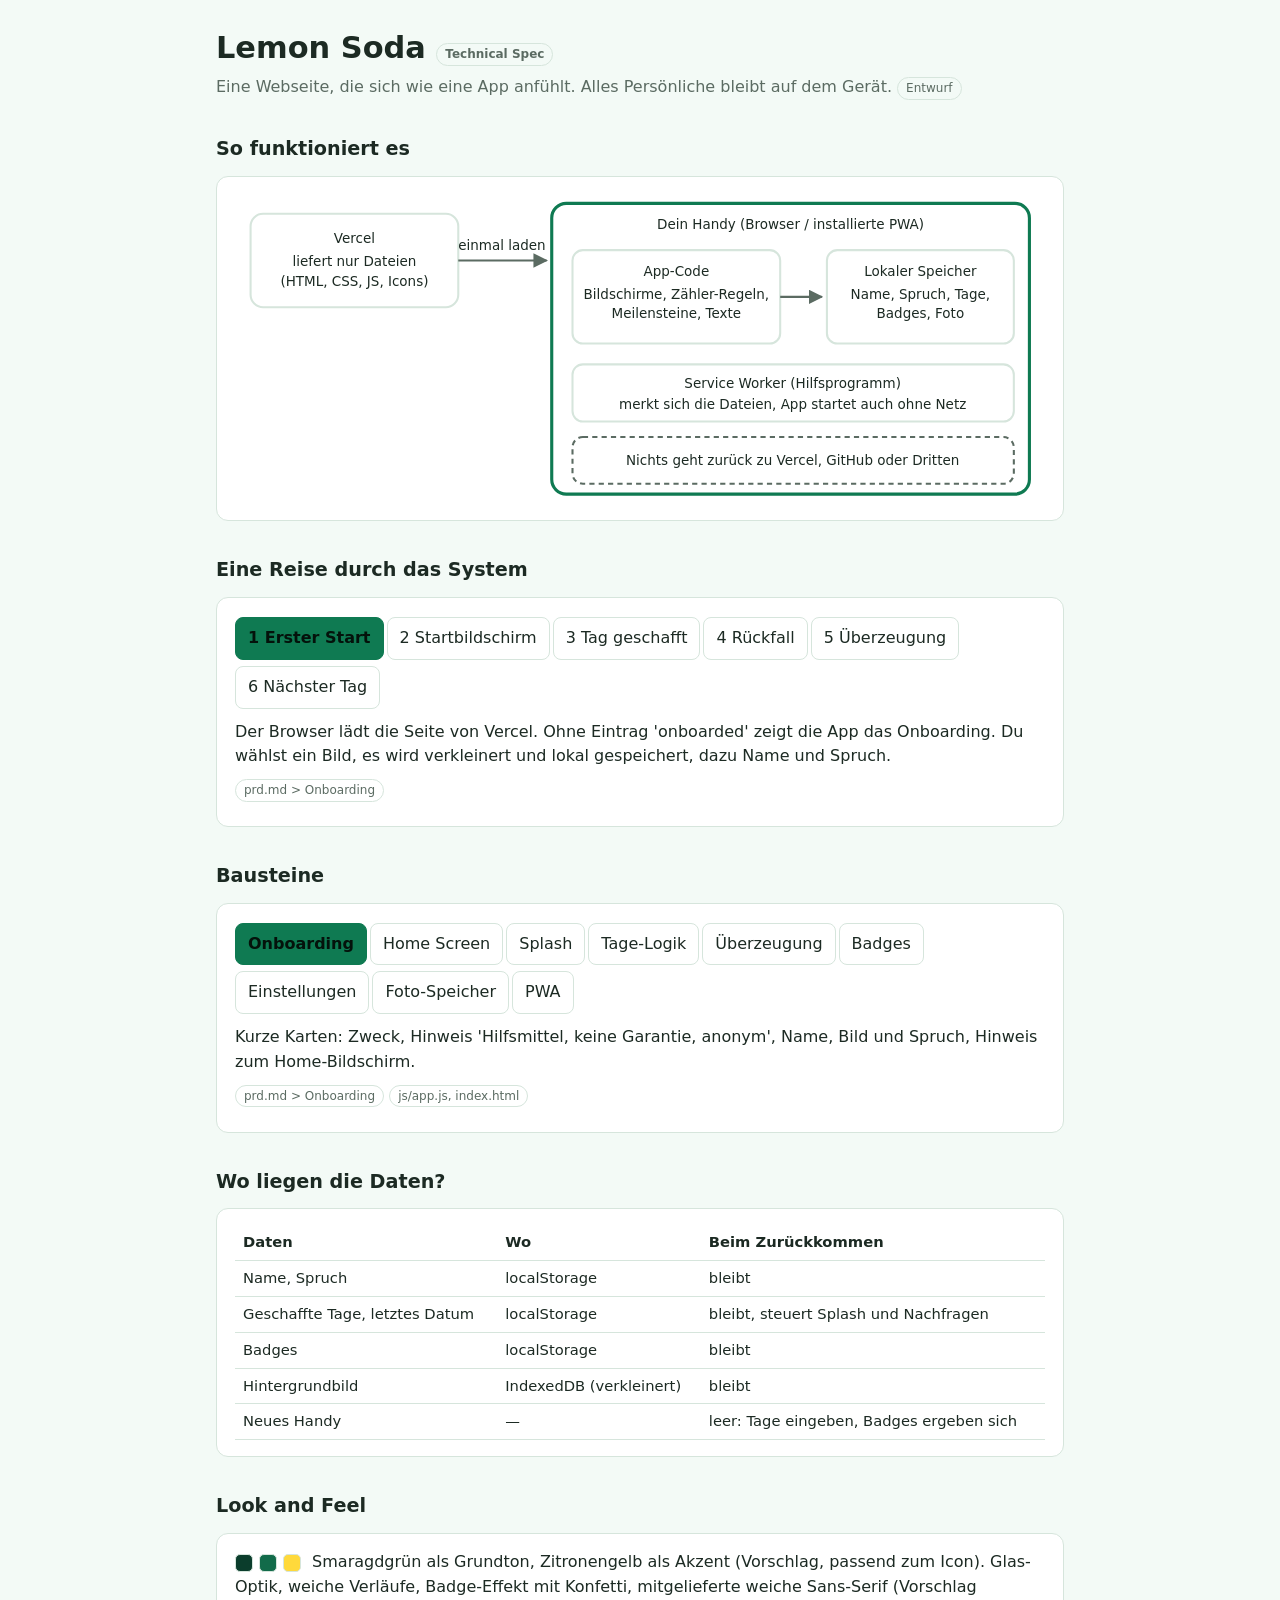
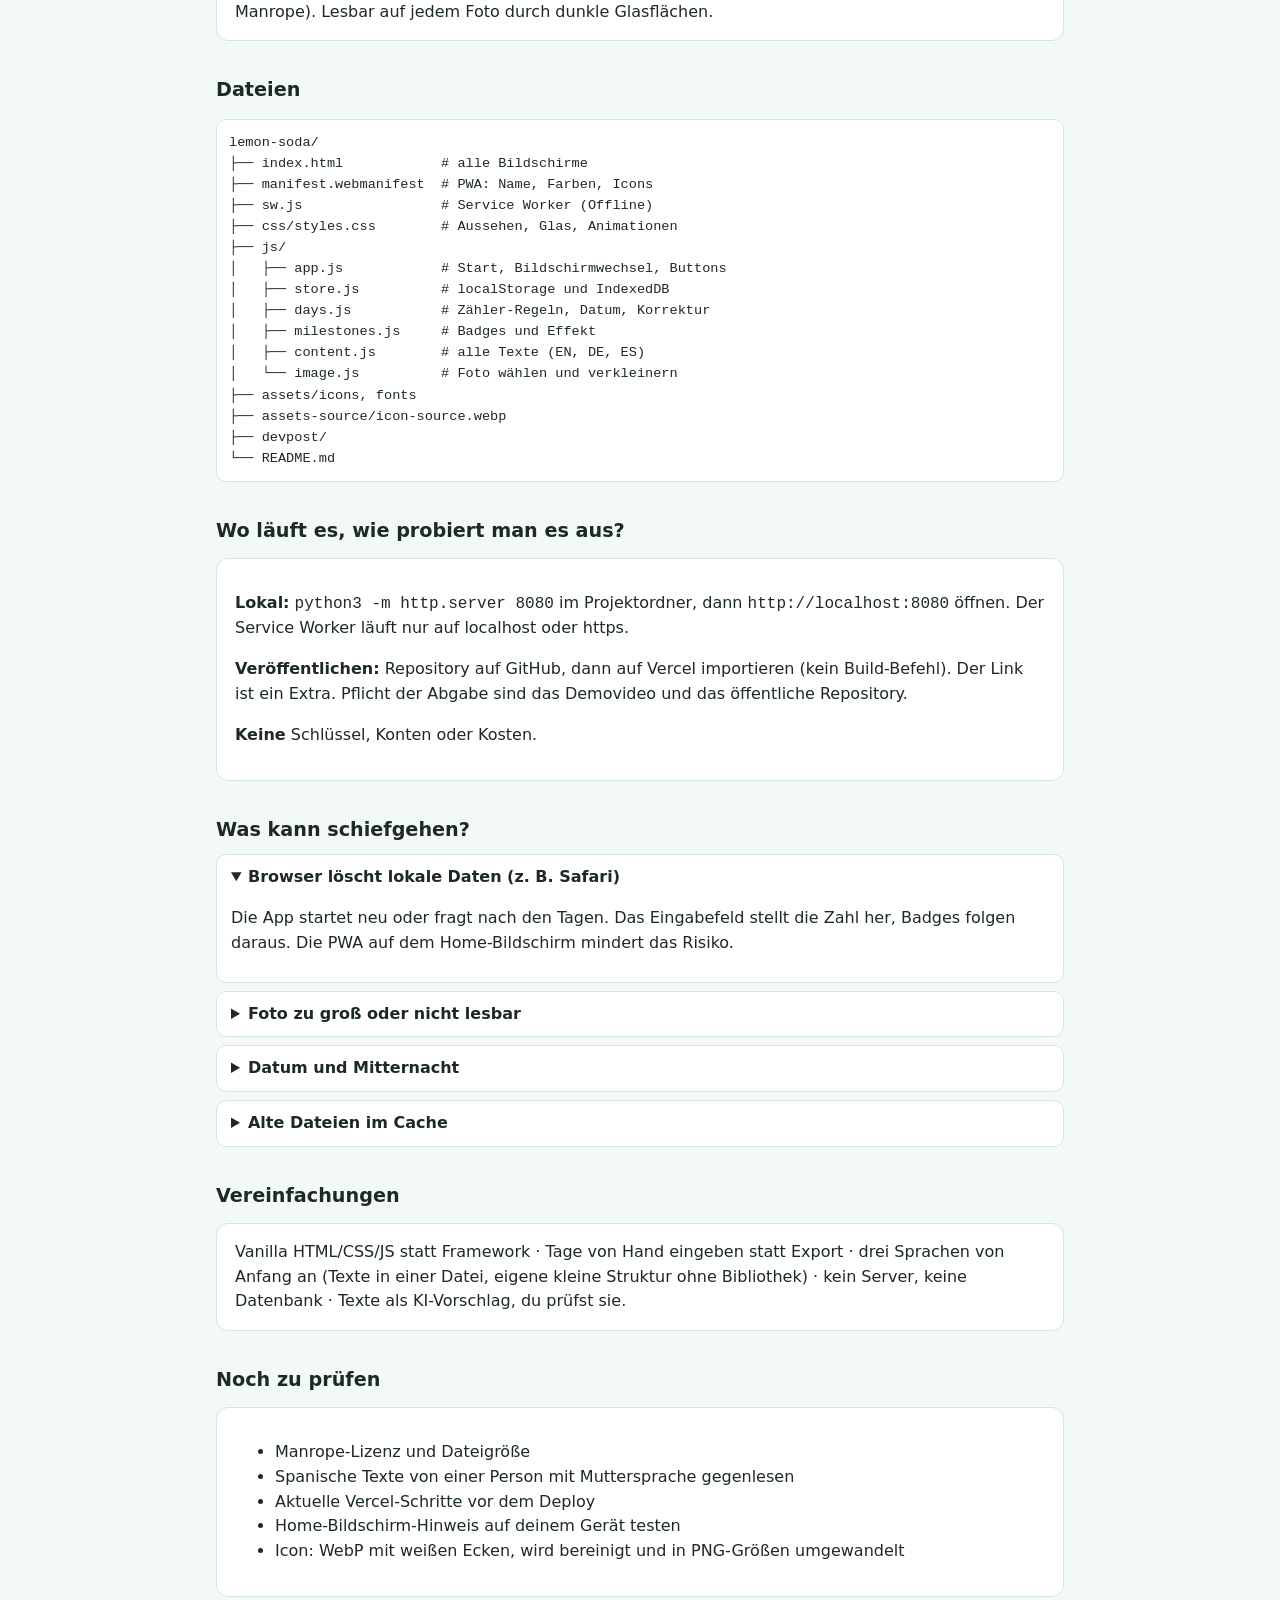
<file: devpost/spec.html>
<!doctype html>
<html lang="de">
<head>
<meta charset="utf-8">
<meta name="viewport" content="width=device-width, initial-scale=1">
<title>Spec – Lemon Soda</title>
<style>
  :root{--bg:#f3faf6;--fg:#1c2a23;--card:#fff;--line:#d6e5dc;--accent:#0f7a52;--gold:#c99a00;--muted:#5b6b62}
  @media (prefers-color-scheme:dark){:root{--bg:#0d1a14;--fg:#e8f2ec;--card:#16251d;--line:#27382f;--accent:#3ddc97;--gold:#ffd93b;--muted:#9bb0a5}}
  *{box-sizing:border-box}
  body{margin:0;background:var(--bg);color:var(--fg);font:16px/1.55 system-ui,-apple-system,Segoe UI,sans-serif}
  main{max-width:880px;margin:0 auto;padding:24px 16px 64px}
  h1{margin:0 0 4px;font-size:1.9rem} h2{margin:34px 0 10px;font-size:1.2rem}
  .sub{color:var(--muted);margin:0 0 18px}
  .card{background:var(--card);border:1px solid var(--line);border-radius:12px;padding:16px 18px;margin:12px 0}
  .tag{display:inline-block;font-size:.75rem;padding:1px 8px;border-radius:99px;border:1px solid var(--line);color:var(--muted)}
  svg{width:100%;height:auto;display:block}
  svg text{fill:var(--fg);font:13px system-ui,sans-serif}
  svg .box{fill:var(--card);stroke:var(--line);stroke-width:2}
  svg .dev{fill:var(--card);stroke:var(--accent);stroke-width:3}
  svg .no{fill:var(--card);stroke:var(--muted);stroke-width:2;stroke-dasharray:5 4}
  svg .arrow{stroke:var(--muted);stroke-width:2;fill:none}
  .tabs button,.steps button{font:inherit;padding:8px 12px;margin:3px 3px 3px 0;border-radius:8px;border:1px solid var(--line);background:var(--card);color:var(--fg);cursor:pointer}
  .tabs button[aria-pressed="true"],.steps button[aria-pressed="true"]{background:var(--accent);border-color:var(--accent);color:#04120b;font-weight:600}
  .panel p{margin:8px 0}
  details{background:var(--card);border:1px solid var(--line);border-radius:10px;margin:8px 0;padding:10px 14px}
  summary{cursor:pointer;font-weight:600}
  table{width:100%;border-collapse:collapse;font-size:.92rem}
  th,td{text-align:left;padding:6px 8px;border-bottom:1px solid var(--line);vertical-align:top}
  pre{background:var(--card);border:1px solid var(--line);border-radius:10px;padding:12px;overflow:auto;font-size:.85rem}
  code{font-family:ui-monospace,Menlo,monospace}
  .sw{display:inline-block;width:18px;height:18px;border-radius:5px;vertical-align:middle;margin-right:6px;border:1px solid var(--line)}
</style>
</head>
<body>
<main>
  <h1>Lemon Soda <span class="tag">Technical Spec</span></h1>
  <p class="sub">Eine Webseite, die sich wie eine App anfühlt. Alles Persönliche bleibt auf dem Gerät. <span class="tag">Entwurf</span></p>

  <h2>So funktioniert es</h2>
  <div class="card">
    <svg viewBox="0 0 780 300" role="img" aria-label="Architektur: Vercel liefert Dateien, der Browser auf dem Handy speichert alle Daten lokal">
      <defs><marker id="a" viewBox="0 0 10 10" refX="9" refY="5" markerWidth="7" markerHeight="7" orient="auto"><path d="M0 0L10 5L0 10z" style="fill:var(--muted)"/></marker></defs>
      <rect class="box" x="15" y="20" width="200" height="90" rx="12"/>
      <text x="115" y="48" text-anchor="middle" font-weight="700">Vercel</text>
      <text x="115" y="70" text-anchor="middle">liefert nur Dateien</text>
      <text x="115" y="90" text-anchor="middle">(HTML, CSS, JS, Icons)</text>
      <path class="arrow" d="M215 65 H300" marker-end="url(#a)"/>
      <text x="257" y="55" text-anchor="middle">einmal laden</text>
      <rect class="dev" x="305" y="10" width="460" height="280" rx="14"/>
      <text x="535" y="35" text-anchor="middle" font-weight="700">Dein Handy (Browser / installierte PWA)</text>
      <rect class="box" x="325" y="55" width="200" height="90" rx="10"/>
      <text x="425" y="80" text-anchor="middle" font-weight="700">App-Code</text>
      <text x="425" y="102" text-anchor="middle">Bildschirme, Zähler-Regeln,</text>
      <text x="425" y="120" text-anchor="middle">Meilensteine, Texte</text>
      <path class="arrow" d="M525 100 H565" marker-end="url(#a)"/>
      <rect class="box" x="570" y="55" width="180" height="90" rx="10"/>
      <text x="660" y="80" text-anchor="middle" font-weight="700">Lokaler Speicher</text>
      <text x="660" y="102" text-anchor="middle">Name, Spruch, Tage,</text>
      <text x="660" y="120" text-anchor="middle">Badges, Foto</text>
      <rect class="box" x="325" y="165" width="425" height="55" rx="10"/>
      <text x="537" y="188" text-anchor="middle" font-weight="700">Service Worker (Hilfsprogramm)</text>
      <text x="537" y="208" text-anchor="middle">merkt sich die Dateien, App startet auch ohne Netz</text>
      <rect class="no" x="325" y="235" width="425" height="45" rx="10"/>
      <text x="537" y="262" text-anchor="middle">Nichts geht zurück zu Vercel, GitHub oder Dritten</text>
    </svg>
  </div>

  <h2>Eine Reise durch das System</h2>
  <div class="card steps">
    <div role="group" aria-label="Schritte" id="steps"></div>
    <div class="panel"><p id="stepText"></p><p><small id="stepRef" class="tag"></small></p></div>
  </div>

  <h2>Bausteine</h2>
  <div class="card tabs">
    <div role="group" aria-label="Bausteine" id="tabs"></div>
    <div class="panel"><p id="compText"></p><p><span class="tag" id="compRef"></span> <span class="tag" id="compFile"></span></p></div>
  </div>

  <h2>Wo liegen die Daten?</h2>
  <div class="card"><table>
    <tr><th>Daten</th><th>Wo</th><th>Beim Zurückkommen</th></tr>
    <tr><td>Name, Spruch</td><td>localStorage</td><td>bleibt</td></tr>
    <tr><td>Geschaffte Tage, letztes Datum</td><td>localStorage</td><td>bleibt, steuert Splash und Nachfragen</td></tr>
    <tr><td>Badges</td><td>localStorage</td><td>bleibt</td></tr>
    <tr><td>Hintergrundbild</td><td>IndexedDB (verkleinert)</td><td>bleibt</td></tr>
    <tr><td>Neues Handy</td><td>—</td><td>leer: Tage eingeben, Badges ergeben sich</td></tr>
  </table></div>

  <h2>Look and Feel</h2>
  <div class="card">
    <span class="sw" style="background:#0b3d2c"></span><span class="sw" style="background:#126b4a"></span><span class="sw" style="background:#ffd93b"></span>
    Smaragdgrün als Grundton, Zitronengelb als Akzent (Vorschlag, passend zum Icon). Glas-Optik, weiche Verläufe, Badge-Effekt mit Konfetti, mitgelieferte weiche Sans-Serif (Vorschlag Manrope). Lesbar auf jedem Foto durch dunkle Glasflächen.
  </div>

  <h2>Dateien</h2>
<pre><code>lemon-soda/
├── index.html            # alle Bildschirme
├── manifest.webmanifest  # PWA: Name, Farben, Icons
├── sw.js                 # Service Worker (Offline)
├── css/styles.css        # Aussehen, Glas, Animationen
├── js/
│   ├── app.js            # Start, Bildschirmwechsel, Buttons
│   ├── store.js          # localStorage und IndexedDB
│   ├── days.js           # Zähler-Regeln, Datum, Korrektur
│   ├── milestones.js     # Badges und Effekt
│   ├── content.js        # alle Texte (EN, DE, ES)
│   └── image.js          # Foto wählen und verkleinern
├── assets/icons, fonts
├── assets-source/icon-source.webp
├── devpost/
└── README.md</code></pre>

  <h2>Wo läuft es, wie probiert man es aus?</h2>
  <div class="card">
    <p><strong>Lokal:</strong> <code>python3 -m http.server 8080</code> im Projektordner, dann <code>http://localhost:8080</code> öffnen. Der Service Worker läuft nur auf localhost oder https.</p>
    <p><strong>Veröffentlichen:</strong> Repository auf GitHub, dann auf Vercel importieren (kein Build-Befehl). Der Link ist ein Extra. Pflicht der Abgabe sind das Demovideo und das öffentliche Repository.</p>
    <p><strong>Keine</strong> Schlüssel, Konten oder Kosten.</p>
  </div>

  <h2>Was kann schiefgehen?</h2>
  <details open><summary>Browser löscht lokale Daten (z. B. Safari)</summary><p>Die App startet neu oder fragt nach den Tagen. Das Eingabefeld stellt die Zahl her, Badges folgen daraus. Die PWA auf dem Home-Bildschirm mindert das Risiko.</p></details>
  <details><summary>Foto zu groß oder nicht lesbar</summary><p>Die App verkleinert es. Bei Fehler: freundliche Meldung und grüner Verlauf als Standard.</p></details>
  <details><summary>Datum und Mitternacht</summary><p>Lokales Datum, unplausible Eingaben zeigen eine kurze Meldung.</p></details>
  <details><summary>Alte Dateien im Cache</summary><p>Cache-Version wird bei jeder Änderung hochgezählt.</p></details>

  <h2>Vereinfachungen</h2>
  <div class="card">Vanilla HTML/CSS/JS statt Framework · Tage von Hand eingeben statt Export · drei Sprachen von Anfang an (Texte in einer Datei, eigene kleine Struktur ohne Bibliothek) · kein Server, keine Datenbank · Texte als KI-Vorschlag, du prüfst sie.</div>

  <h2>Noch zu prüfen</h2>
  <div class="card"><ul>
    <li>Manrope-Lizenz und Dateigröße</li>
    <li>Spanische Texte von einer Person mit Muttersprache gegenlesen</li>
    <li>Aktuelle Vercel-Schritte vor dem Deploy</li>
    <li>Home-Bildschirm-Hinweis auf deinem Gerät testen</li>
    <li>Icon: WebP mit weißen Ecken, wird bereinigt und in PNG-Größen umgewandelt</li>
  </ul></div>
</main>
<script>
  var steps=[
    ["1 Erster Start","Der Browser lädt die Seite von Vercel. Ohne Eintrag 'onboarded' zeigt die App das Onboarding. Du wählst ein Bild, es wird verkleinert und lokal gespeichert, dazu Name und Spruch.","prd.md > Onboarding"],
    ["2 Startbildschirm","Die App liest Bild, Spruch und Tage aus dem lokalen Speicher und zeichnet Vollbild mit 3 Buttons.","prd.md > Startbildschirm und die 3 Buttons"],
    ["3 Tag geschafft","Die App prüft das heutige Datum. Heute noch nichts eingetragen: +1, Datum speichern, Meilenstein prüfen, Badge-Effekt zeigen. Sonst: Nachfrage mit Zahlenfeld.","prd.md > Tage korrigieren"],
    ["4 Rückfall","Die App zeigt einen zufälligen aufmunternden Spruch. Die Zahl bleibt gleich.","prd.md > Startbildschirm und die 3 Buttons"],
    ["5 Überzeugung","Du wählst negativ oder positiv und blätterst durch die Gründe.","prd.md > Überzeugung"],
    ["6 Nächster Tag","Beim Öffnen vergleicht die App das Datum mit dem letzten Tag und zeigt den Splash. Wurde ein Tag ausgelassen, fragt sie nach den Tagen.","prd.md > Splashscreen beim erneuten Öffnen"]
  ];
  var comps=[
    ["Onboarding","Kurze Karten: Zweck, Hinweis 'Hilfsmittel, keine Garantie, anonym', Name, Bild und Spruch, Hinweis zum Home-Bildschirm.","prd.md > Onboarding","js/app.js, index.html"],
    ["Home Screen","Vollbild-Hintergrund, Spruch dicht über den 3 Buttons, Menü oben rechts.","prd.md > Startbildschirm und die 3 Buttons","index.html, css/styles.css"],
    ["Splash","Zahl und Spruch beim erneuten Öffnen, blendet zum Startbildschirm über.","prd.md > Splashscreen beim erneuten Öffnen","js/app.js"],
    ["Tage-Logik","+1 nur einmal pro Kalendertag, Nachfrage bei doppeltem Tippen oder ausgelassenem Tag, manuelle Eingabe. Lokales Datum.","prd.md > Tage korrigieren","js/days.js"],
    ["Überzeugung","Auswahl negativ oder positiv, einzelne Gründe, Tippen zeigt den nächsten.","prd.md > Überzeugung","js/content.js, js/app.js"],
    ["Badges","Meilensteine 1, 7, 30, 60, 90, 180, 365 Tage. Effekt nur beim normalen Erreichen, bei Eingabe still gesetzt. Hall of Fame zeigt alle.","prd.md > Meilensteine, Badges und Hall of Fame","js/milestones.js"],
    ["Einstellungen","Name, Bild, Spruch ändern, wirkt sofort.","prd.md > Einstellungen","js/app.js"],
    ["Foto-Speicher","Verkleinert auf höchstens 1600 Pixel, JPEG, in IndexedDB.","prd.md > Onboarding","js/image.js, js/store.js"],
    ["PWA","Manifest, Service Worker, Hinweiskarten für iPhone und Android.","prd.md > Onboarding","manifest.webmanifest, sw.js"]
  ];
  function build(id,list,fn){var box=document.getElementById(id);list.forEach(function(d,i){var b=document.createElement('button');b.textContent=d[0];b.onclick=function(){fn(i)};box.appendChild(b)})}
  function mark(id,i){Array.prototype.forEach.call(document.getElementById(id).children,function(b,j){b.setAttribute('aria-pressed',i===j)})}
  function showStep(i){mark('steps',i);stepText.textContent=steps[i][1];stepRef.textContent=steps[i][2]}
  function showComp(i){mark('tabs',i);compText.textContent=comps[i][1];compRef.textContent=comps[i][2];compFile.textContent=comps[i][3]}
  build('steps',steps,showStep);build('tabs',comps,showComp);showStep(0);showComp(0);
</script>
</body>
</html>
</file>
<file: css/styles.css>
@font-face {
  font-family: Manrope;
  src: url('../assets/fonts/manrope-latin-wght-normal.woff2') format('woff2');
  font-weight: 200 800;
  font-style: normal;
  font-display: swap;
}

:root {
  --green-deep: #082a1f;
  --green: #0b3d2c;
  --green-mid: #126b4a;
  --lemon: #ffd93b;
  --lemon-soft: #fff2a8;
  --text: #f6fbf8;
  --muted: rgba(246, 251, 248, 0.72);
  --glass: rgba(10, 36, 27, 0.55);
  --glass-line: rgba(255, 255, 255, 0.16);
  --radius: 22px;
  --font: Manrope, ui-rounded, 'SF Pro Rounded', system-ui, -apple-system, 'Segoe UI', sans-serif;
}

* { box-sizing: border-box; -webkit-tap-highlight-color: transparent; }
html, body { height: 100%; margin: 0; }
body {
  font-family: var(--font);
  color: var(--text);
  background: var(--green-deep);
  overflow: hidden;
  overscroll-behavior: none;
}
[hidden] { display: none !important; }

/* Full-screen background: the learner's photo, or a deep green gradient. */
#bg {
  position: fixed; inset: 0;
  background: radial-gradient(120% 80% at 50% 0%, var(--green-mid) 0%, var(--green) 45%, var(--green-deep) 100%);
  background-size: cover;
  background-position: center;
  transition: opacity 0.4s ease;
}
/* Dark gradient from below keeps text readable on any photo. */
#shade {
  position: fixed; inset: 0; pointer-events: none;
  background:
    linear-gradient(to bottom, rgba(4, 20, 14, 0.55) 0%, rgba(4, 20, 14, 0) 22%),
    linear-gradient(to top, rgba(4, 20, 14, 0.88) 0%, rgba(4, 20, 14, 0.55) 30%, rgba(4, 20, 14, 0) 62%);
}

#app { position: fixed; inset: 0; }
.view {
  position: absolute; inset: 0;
  display: flex; flex-direction: column;
  padding: max(16px, env(safe-area-inset-top)) 16px max(18px, env(safe-area-inset-bottom));
  animation: fade-in 0.45s ease both;
}
@keyframes fade-in { from { opacity: 0; transform: translateY(8px); } to { opacity: 1; transform: none; } }

.glass {
  background: var(--glass);
  backdrop-filter: blur(18px) saturate(140%);
  -webkit-backdrop-filter: blur(18px) saturate(140%);
  border: 1px solid var(--glass-line);
  box-shadow: 0 18px 50px rgba(0, 0, 0, 0.35);
}

/* Buttons */
.btn {
  font: inherit; font-weight: 700; color: var(--text);
  border: 0; border-radius: 18px; padding: 15px 20px;
  cursor: pointer; line-height: 1.2;
  transition: transform 0.15s ease, background 0.2s ease, box-shadow 0.2s ease;
}
.btn:active { transform: scale(0.97); }
.btn:focus-visible, .field:focus-visible, .lang-btn:focus-visible { outline: 3px solid var(--lemon); outline-offset: 2px; }
.btn-primary { background: linear-gradient(135deg, var(--lemon) 0%, #ffc400 100%); color: #1a2a00; box-shadow: 0 8px 24px rgba(255, 217, 59, 0.35); }
.btn-ghost { background: rgba(255, 255, 255, 0.12); border: 1px solid var(--glass-line); width: 100%; }
.btn-quiet { background: transparent; color: var(--muted); }
.btn-glass {
  background: rgba(10, 36, 27, 0.6);
  backdrop-filter: blur(14px); -webkit-backdrop-filter: blur(14px);
  border: 1px solid var(--glass-line);
  box-shadow: 0 10px 30px rgba(0, 0, 0, 0.3);
  flex: 1; min-height: 64px; font-size: 0.98rem; overflow-wrap: anywhere; hyphens: auto;
}

/* Onboarding */
#view-onboarding { justify-content: center; }
.ob-card {
  border-radius: 28px; padding: 28px 22px 20px;
  width: 100%; max-width: 460px; margin: 0 auto;
  max-height: 100%; overflow-y: auto;
}
.step { display: none; flex-direction: column; gap: 14px; min-height: 300px; }
.step.active { display: flex; animation: fade-in 0.35s ease both; }
.step h1 { margin: 0; font-size: 1.65rem; line-height: 1.2; letter-spacing: -0.01em; }
.step p { margin: 0; line-height: 1.55; }
.muted { color: var(--muted); }
.note { background: rgba(255, 255, 255, 0.08); border: 1px solid var(--glass-line); border-radius: 16px; padding: 14px 16px; }
.error { color: #ffb4a8; }
.logo-dot { width: 56px; height: 56px; border-radius: 50%; background: radial-gradient(circle at 35% 30%, var(--lemon-soft), var(--lemon) 55%, #e0a800); box-shadow: 0 8px 30px rgba(255, 217, 59, 0.45); }

.field {
  width: 100%; font: inherit; color: var(--text);
  background: rgba(255, 255, 255, 0.1); border: 1px solid var(--glass-line);
  border-radius: 16px; padding: 14px 16px; resize: none;
}
.field::placeholder { color: rgba(246, 251, 248, 0.45); }

.lang-list { display: flex; flex-direction: column; gap: 10px; margin-top: 4px; }
.lang-btn {
  font: inherit; font-weight: 700; font-size: 1.1rem; color: var(--text); text-align: left;
  background: rgba(255, 255, 255, 0.1); border: 1px solid var(--glass-line);
  border-radius: 16px; padding: 16px 18px; cursor: pointer;
  transition: background 0.2s ease, border-color 0.2s ease;
}
.lang-btn[aria-pressed="true"] { background: rgba(255, 217, 59, 0.18); border-color: var(--lemon); }

.ob-nav { display: flex; align-items: center; justify-content: space-between; margin-top: 18px; gap: 8px; }
.dots { display: flex; gap: 6px; }
.dots i { width: 7px; height: 7px; border-radius: 50%; background: rgba(255, 255, 255, 0.25); transition: all 0.25s ease; }
.dots i.on { background: var(--lemon); width: 20px; border-radius: 4px; }

/* Home */
#view-home { justify-content: space-between; }
.home-bottom { display: flex; flex-direction: column; gap: 12px; width: 100%; max-width: 520px; margin: 0 auto; }
.motto {
  margin: 0 4px 2px; text-align: center;
  font-size: 1.35rem; font-weight: 700; line-height: 1.3; letter-spacing: -0.01em;
  text-shadow: 0 2px 18px rgba(0, 0, 0, 0.6);
  overflow-wrap: anywhere;
}
.counter {
  background: linear-gradient(135deg, var(--lemon) 0%, #ffc400 100%);
  color: #1a2a00;
  font-size: 3.4rem; font-weight: 800; letter-spacing: -0.02em;
  border-radius: 26px; padding: 14px 20px; min-height: 96px;
  box-shadow: 0 14px 40px rgba(255, 196, 0, 0.35), inset 0 2px 0 rgba(255, 255, 255, 0.5);
  font-variant-numeric: tabular-nums;
}
.counter .hint { font-size: 1.2rem; font-weight: 800; letter-spacing: 0; line-height: 1.25; display: block; }
.counter-sub { display: block; margin-top: 2px; font-size: 0.82rem; font-weight: 700; letter-spacing: 0.01em; opacity: 0.75; }
.row { display: flex; gap: 12px; }

/* Menu and settings */
.home-top { position: relative; display: flex; justify-content: flex-end; }
.menu-btn { width: 46px; height: 46px; border-radius: 50%; display: flex; flex-direction: column; align-items: center; justify-content: center; gap: 4px; cursor: pointer; padding: 0; }
.menu-btn span { width: 18px; height: 2px; border-radius: 2px; background: var(--text); }
.menu { position: absolute; top: 54px; right: 0; border-radius: 18px; padding: 6px; min-width: 190px; z-index: 3; animation: fade-in 0.2s ease both; }
.menu-btn, .menu { background: rgba(6, 26, 19, 0.82); }
.menu-item { display: block; width: 100%; font: inherit; font-weight: 700; color: var(--text); background: transparent; border: 0; text-align: left; padding: 12px 14px; border-radius: 12px; cursor: pointer; }
.menu-item:hover, .menu-item:focus-visible { background: rgba(255, 255, 255, 0.12); outline: none; }
#view-settings, #view-hof, #view-legal { z-index: 4; justify-content: center; background: rgba(4, 20, 14, 0.9); backdrop-filter: blur(8px); -webkit-backdrop-filter: blur(8px); }
.settings-wrap { width: 100%; max-width: 480px; margin: 0 auto; border-radius: 28px; padding: 24px 20px 20px; max-height: 100%; overflow-y: auto; display: flex; flex-direction: column; gap: 18px; }
.settings-wrap { background: rgba(7, 30, 22, 0.96); }
.settings-wrap h1 { margin: 0; font-size: 1.6rem; }
.set-group { display: flex; flex-direction: column; gap: 8px; }
.set-label { margin: 0; color: var(--muted); font-size: 0.9rem; font-weight: 700; }
.settings-wrap .lang-btn { padding: 12px 16px; font-size: 1rem; }
.legal-body { display: flex; flex-direction: column; gap: 6px; line-height: 1.55; font-size: 0.95rem; }
.legal-body h2 { margin: 16px 0 2px; font-size: 1.05rem; color: var(--lemon); }
.legal-body p { margin: 0 0 6px; overflow-wrap: anywhere; }
.legal-body a { color: var(--lemon); }
.splash-hi { margin: 0; color: var(--muted); font-size: 1.1rem; font-weight: 700; }

/* Badges */
.medal { width: 100%; height: auto; display: block; filter: drop-shadow(0 8px 18px rgba(0, 0, 0, 0.4)); }
.medal-ring { fill: url(#g-ring); }
.medal-face { fill: url(#g-face); }
.medal-shine { fill: rgba(255, 255, 255, 0.16); }
.medal-num { fill: var(--lemon); font-family: var(--font); font-weight: 800; }
.medal.locked { filter: grayscale(1) brightness(0.7); opacity: 0.55; }
.medal.locked .medal-ring { fill: url(#g-ring-locked); }
.medal.locked .medal-num { fill: #9aa5a0; }
.hof-grid { display: grid; grid-template-columns: repeat(2, 1fr); gap: 14px; }
.hof-item { display: flex; flex-direction: column; align-items: center; gap: 6px; text-align: center; padding: 14px 8px; border-radius: 18px; background: rgba(255, 255, 255, 0.07); border: 1px solid var(--glass-line); }
.hof-item .medal { width: 84px; }
.hof-item strong { font-size: 0.95rem; }
.hof-item small { color: var(--muted); }
.hof-item.is-locked strong { color: var(--muted); }
#view-badge { z-index: 6; align-items: center; justify-content: center; text-align: center; background: rgba(2, 14, 9, 0.8); backdrop-filter: blur(10px); -webkit-backdrop-filter: blur(10px); }
.confetti { position: absolute; inset: 0; width: 100%; height: 100%; pointer-events: none; }
.badge-inner { position: relative; display: flex; flex-direction: column; align-items: center; gap: 8px; padding: 0 24px; max-width: 460px; }
.badge-rays { position: absolute; top: -70px; width: 360px; height: 360px; border-radius: 50%; background: repeating-conic-gradient(rgba(255, 217, 59, 0.2) 0deg 8deg, transparent 8deg 24deg); -webkit-mask-image: radial-gradient(circle, #000 25%, transparent 70%); mask-image: radial-gradient(circle, #000 25%, transparent 70%); animation: spin 14s linear infinite; }
@keyframes spin { to { transform: rotate(360deg); } }
.badge-medal { position: relative; width: 200px; animation: medal-in 0.9s cubic-bezier(.2, 1.5, .4, 1) both; }
.badge-medal .medal { filter: drop-shadow(0 0 40px rgba(255, 217, 59, 0.6)); }
@keyframes medal-in { from { opacity: 0; transform: scale(0.3) rotate(-25deg); } to { opacity: 1; transform: none; } }
.badge-kicker { position: relative; margin: 14px 0 0; color: var(--lemon); font-weight: 800; letter-spacing: 0.08em; text-transform: uppercase; font-size: 0.85rem; }
.badge-inner h1 { position: relative; margin: 0; font-size: 2rem; }
.badge-inner p, .badge-inner button { position: relative; }
.badge-inner button { margin-top: 18px; min-width: 170px; }

/* Convictions */
#view-conviction { z-index: 4; justify-content: center; background: rgba(4, 20, 14, 0.5); backdrop-filter: blur(8px); -webkit-backdrop-filter: blur(8px); }
.conv-wrap { width: 100%; max-width: 480px; margin: 0 auto; display: flex; flex-direction: column; gap: 14px; max-height: 100%; overflow-y: auto; }
.conv-panel { display: flex; flex-direction: column; gap: 14px; }
.conv-panel h1 { margin: 0 0 4px; font-size: 1.6rem; line-height: 1.2; }
.conv-choice { font: inherit; color: var(--text); text-align: left; border-radius: 22px; padding: 20px; cursor: pointer; display: flex; flex-direction: column; gap: 6px; transition: transform 0.15s ease, border-color 0.2s ease; }
.conv-choice:active { transform: scale(0.98); }
.conv-choice strong { font-size: 1.2rem; }
.conv-kind { margin: 0; color: var(--lemon); font-weight: 700; letter-spacing: 0.02em; }
.conv-text { margin: 0; border-radius: 24px; padding: 24px 22px; font-size: 1.25rem; line-height: 1.5; font-weight: 600; animation: fade-in 0.35s ease both; overflow-wrap: anywhere; }
.conv-nav { display: flex; align-items: center; justify-content: space-between; gap: 8px; margin-top: 4px; }

/* Splash */
#view-splash { align-items: center; justify-content: center; text-align: center; background: rgba(4, 20, 14, 0.62); backdrop-filter: blur(10px); -webkit-backdrop-filter: blur(10px); z-index: 5; cursor: pointer; transition: opacity 0.5s ease; }
#view-splash.leaving { opacity: 0; }
.splash-inner { display: flex; flex-direction: column; align-items: center; gap: 12px; padding: 0 24px; max-width: 520px; }
.splash-number { font-size: clamp(6rem, 32vw, 10rem); font-weight: 800; line-height: 1; letter-spacing: -0.04em; color: var(--lemon); text-shadow: 0 0 60px rgba(255, 217, 59, 0.45); font-variant-numeric: tabular-nums; animation: pop 0.8s cubic-bezier(.2, 1.4, .4, 1) both; }
.splash-text { margin: 0; font-size: 1.3rem; font-weight: 700; line-height: 1.35; }
@keyframes pop { from { opacity: 0; transform: scale(0.6); } to { opacity: 1; transform: none; } }

/* Dialog */
.dlg { color: var(--text); border-radius: 26px; padding: 24px 22px 18px; width: min(92vw, 420px); }
.dlg::backdrop { background: rgba(2, 12, 8, 0.7); backdrop-filter: blur(4px); }
.dlg h2 { margin: 0 0 8px; font-size: 1.35rem; }
.dlg p { margin: 0 0 14px; line-height: 1.5; }
.dlg label { display: block; margin-bottom: 6px; font-size: 0.9rem; }
.dlg .note { margin-bottom: 12px; }
.dlg { max-height: 90vh; overflow-y: auto; }
.howto-toggle { border-radius: 16px; background: rgba(255, 255, 255, 0.08); border: 1px solid var(--glass-line); padding: 0 16px; }
.howto-toggle summary { cursor: pointer; font-weight: 800; padding: 14px 0; list-style: none; display: flex; align-items: center; justify-content: space-between; gap: 10px; color: var(--lemon); }
.howto-toggle summary::-webkit-details-marker { display: none; }
.howto-toggle summary::after { content: ''; width: 9px; height: 9px; border-right: 2.5px solid var(--lemon); border-bottom: 2.5px solid var(--lemon); transform: rotate(45deg) translateY(-2px); transition: transform 0.25s ease; flex: none; }
.howto-toggle[open] summary::after { transform: rotate(-135deg) translateY(-2px); }
.howto-toggle[open] { padding-bottom: 14px; }
.howto-toggle .howto:first-child h3 { margin-top: 0; }
.howto { margin-top: 6px; }
.howto h3 { margin: 14px 0 8px; font-size: 1rem; color: var(--lemon); }
.howto ol { list-style: none; margin: 0; padding: 0; counter-reset: s; display: flex; flex-direction: column; gap: 10px; }
.howto li { counter-increment: s; display: flex; align-items: flex-start; gap: 12px; line-height: 1.45; }
.howto li::before { content: counter(s); flex: none; width: 26px; height: 26px; border-radius: 50%; background: var(--lemon); color: #1a2a00; font-weight: 800; font-size: 0.85rem; display: flex; align-items: center; justify-content: center; margin-top: 1px; }
.howto li span { flex: 1; }
.howto .ico { flex: none; width: 24px; height: 24px; color: var(--lemon); margin-top: 1px; }
.install-now { margin-top: 12px; }
.dlg-actions { display: flex; justify-content: space-between; gap: 8px; margin-top: 18px; }

.counter.pulse { animation: pulse 0.45s ease; }
@keyframes pulse { 0% { transform: scale(1); } 40% { transform: scale(1.05); box-shadow: 0 0 0 10px rgba(255, 217, 59, 0.25); } 100% { transform: scale(1); } }

@media (prefers-reduced-motion: reduce) {
  * { animation: none !important; transition: none !important; }
}
</file>
